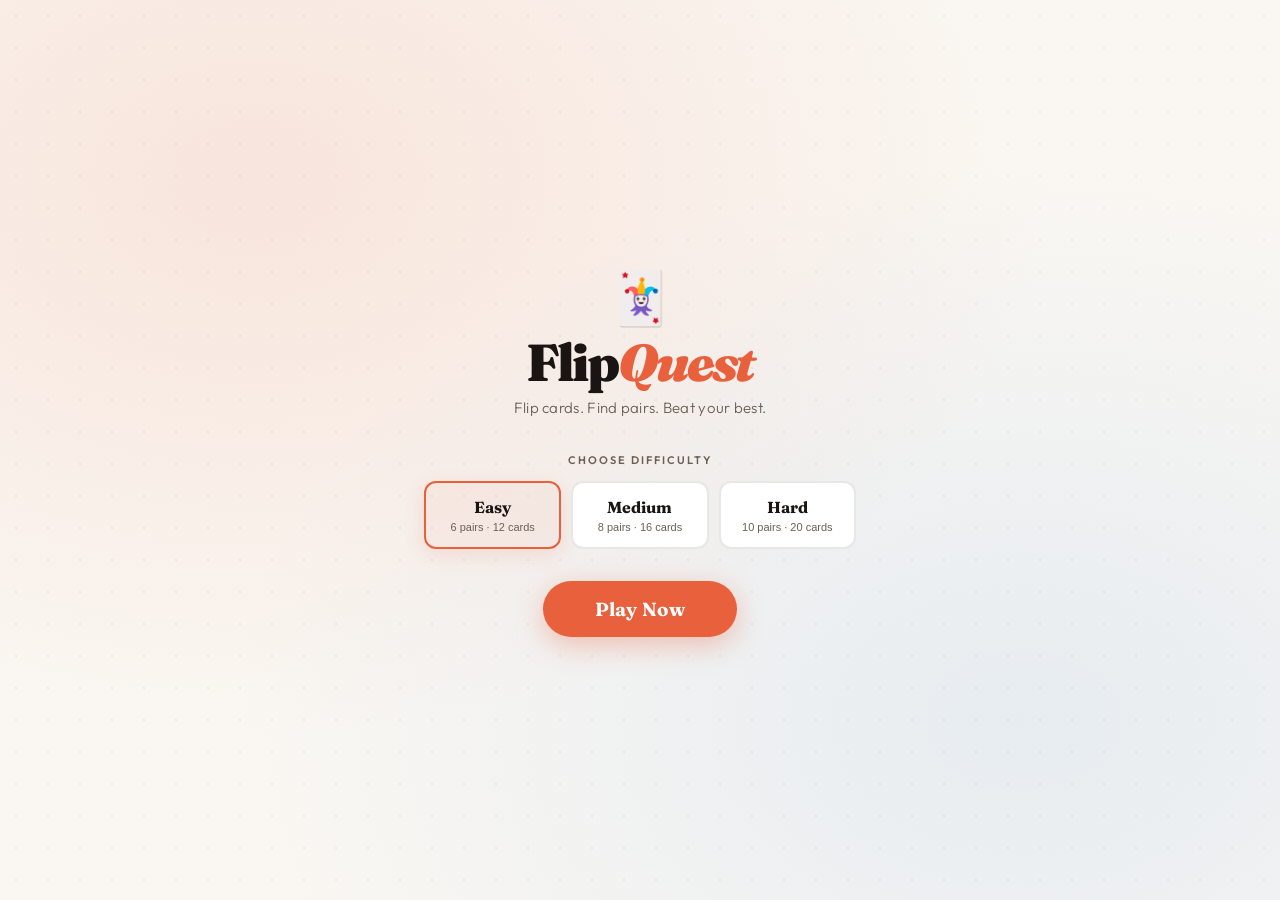
<file: index.html>
<!DOCTYPE html>
<html lang="en">
<head>
  <meta charset="UTF-8" />
  <meta name="viewport" content="width=device-width, initial-scale=1.0"/>
  <title>FlipQuest — Memory Game</title>
  <link rel="preconnect" href="https://fonts.googleapis.com">
  <link href="https://fonts.googleapis.com/css2?family=Fraunces:ital,wght@0,400;0,700;0,900;1,400&family=Outfit:wght@300;400;500;600&display=swap" rel="stylesheet">
  <link rel="stylesheet" href="style.css" />
</head>
<body>
  <!-- START SCREEN -->
  <div class="screen" id="start-screen">
    <div class="hero-bg"></div>
    <div class="start-content">
      <div class="brand">
        <span class="brand-icon">🃏</span>
        <h1>Flip<em>Quest</em></h1>
      </div>
      <p class="tagline">Flip cards. Find pairs. Beat your best.</p>
      <div class="difficulty-label">Choose difficulty</div>
      <div class="diff-btns">
        <button class="diff-btn active" data-pairs="6">
          <span class="diff-name">Easy</span>
          <span class="diff-sub">6 pairs · 12 cards</span>
        </button>
        <button class="diff-btn" data-pairs="8">
          <span class="diff-name">Medium</span>
          <span class="diff-sub">8 pairs · 16 cards</span>
        </button>
        <button class="diff-btn" data-pairs="10">
          <span class="diff-name">Hard</span>
          <span class="diff-sub">10 pairs · 20 cards</span>
        </button>
      </div>
      <button class="btn-play" id="play-btn">Play Now</button>
    </div>
  </div>

  <!-- GAME SCREEN -->
  <div class="screen hidden" id="game-screen">
    <div class="game-topbar">
      <button class="icon-btn" id="back-btn" title="Quit">←</button>
      <div class="stats">
        <div class="stat">
          <span class="stat-val" id="moves-val">0</span>
          <span class="stat-lbl">Moves</span>
        </div>
        <div class="stat-divider"></div>
        <div class="stat">
          <span class="stat-val" id="timer-val">00:00</span>
          <span class="stat-lbl">Time</span>
        </div>
        <div class="stat-divider"></div>
        <div class="stat">
          <span class="stat-val" id="pairs-val">0</span>
          <span class="stat-lbl">Pairs</span>
        </div>
      </div>
      <button class="icon-btn" id="restart-btn" title="Restart">↺</button>
    </div>
    <div class="board-wrap">
      <div class="board" id="board"></div>
    </div>
  </div>

  <!-- RESULT SCREEN -->
  <div class="screen hidden" id="result-screen">
    <div class="result-wrap">
      <div class="confetti-area" id="confetti-area"></div>
      <div class="result-card">
        <div class="trophy" id="trophy">🏆</div>
        <h2 id="result-title">You Won!</h2>
        <p id="result-sub">Here's how you did</p>
        <div class="result-stats">
          <div class="rs-item">
            <span class="rs-num" id="r-time">—</span>
            <span class="rs-lbl">Time</span>
          </div>
          <div class="rs-item">
            <span class="rs-num" id="r-moves">—</span>
            <span class="rs-lbl">Moves</span>
          </div>
          <div class="rs-item">
            <span class="rs-num" id="r-rating">—</span>
            <span class="rs-lbl">Rating</span>
          </div>
        </div>
        <div class="result-actions">
          <button class="btn-play" id="play-again-btn">Play Again</button>
          <button class="btn-outline" id="change-diff-btn">Change Difficulty</button>
        </div>
      </div>
    </div>
  </div>

  <script src="script.js"></script>
</body>
</html>
</file>
<file: style.css>
*, *::before, *::after { box-sizing: border-box; margin: 0; padding: 0; }

:root {
  --bg: #faf7f2;
  --bg2: #f0ebe1;
  --ink: #1a1512;
  --ink2: #6b6057;
  --card-back: #2b2018;
  --card-face: #ffffff;
  --accent: #e8603c;
  --accent2: #3c8ce8;
  --matched: #2ecc71;
  --border: rgba(26,21,18,0.1);
  --shadow: 0 4px 24px rgba(26,21,18,0.12);
  --radius: 14px;
}

body {
  font-family: 'Outfit', sans-serif;
  background: var(--bg);
  color: var(--ink);
  min-height: 100vh;
  display: flex;
  align-items: center;
  justify-content: center;
}

.screen { width: 100%; min-height: 100vh; }
.hidden { display: none !important; }

/* ── START SCREEN ── */
#start-screen {
  display: flex;
  align-items: center;
  justify-content: center;
  position: relative;
  overflow: hidden;
}

.hero-bg {
  position: absolute;
  inset: 0;
  background:
    radial-gradient(ellipse at 20% 20%, rgba(232,96,60,0.12) 0%, transparent 55%),
    radial-gradient(ellipse at 80% 80%, rgba(60,140,232,0.1) 0%, transparent 55%);
  pointer-events: none;
}

/* Decorative pattern */
.hero-bg::before {
  content: '';
  position: absolute;
  inset: 0;
  background-image: radial-gradient(circle, rgba(26,21,18,0.06) 1px, transparent 1px);
  background-size: 32px 32px;
}

.start-content {
  position: relative;
  z-index: 1;
  text-align: center;
  padding: 40px 24px;
  max-width: 480px;
  width: 100%;
  animation: fadeUp 0.5s ease;
}

@keyframes fadeUp {
  from { opacity: 0; transform: translateY(20px); }
  to   { opacity: 1; transform: translateY(0); }
}

.brand { margin-bottom: 10px; }

.brand-icon {
  display: block;
  font-size: 52px;
  margin-bottom: 6px;
  animation: wobble 3s ease-in-out infinite;
}

@keyframes wobble {
  0%,100% { transform: rotate(-4deg); }
  50%      { transform: rotate(4deg); }
}

h1 {
  font-family: 'Fraunces', serif;
  font-size: 52px;
  font-weight: 900;
  color: var(--ink);
  line-height: 1;
  letter-spacing: -2px;
}

h1 em {
  font-style: italic;
  color: var(--accent);
}

.tagline {
  color: var(--ink2);
  font-size: 15px;
  margin-bottom: 36px;
  font-weight: 300;
  letter-spacing: 0.3px;
}

.difficulty-label {
  font-size: 11px;
  font-weight: 600;
  text-transform: uppercase;
  letter-spacing: 2px;
  color: var(--ink2);
  margin-bottom: 14px;
}

.diff-btns {
  display: flex;
  gap: 10px;
  justify-content: center;
  margin-bottom: 32px;
}

.diff-btn {
  background: var(--card-face);
  border: 2px solid var(--border);
  border-radius: 12px;
  padding: 14px 18px;
  cursor: pointer;
  display: flex;
  flex-direction: column;
  align-items: center;
  gap: 4px;
  transition: border-color 0.15s, transform 0.1s, box-shadow 0.15s;
  flex: 1;
}

.diff-btn:hover {
  border-color: var(--accent);
  transform: translateY(-2px);
  box-shadow: 0 6px 20px rgba(232,96,60,0.15);
}

.diff-btn.active {
  border-color: var(--accent);
  background: rgba(232,96,60,0.05);
  box-shadow: 0 6px 20px rgba(232,96,60,0.15);
}

.diff-name {
  font-family: 'Fraunces', serif;
  font-size: 16px;
  font-weight: 700;
  color: var(--ink);
}

.diff-sub {
  font-size: 11px;
  color: var(--ink2);
  white-space: nowrap;
}

.btn-play {
  background: var(--accent);
  color: #fff;
  border: none;
  border-radius: 50px;
  padding: 16px 52px;
  font-family: 'Fraunces', serif;
  font-size: 19px;
  font-weight: 700;
  cursor: pointer;
  transition: transform 0.15s, box-shadow 0.15s;
  box-shadow: 0 8px 28px rgba(232,96,60,0.35);
  letter-spacing: 0.2px;
}

.btn-play:hover { transform: translateY(-2px); box-shadow: 0 12px 32px rgba(232,96,60,0.45); }
.btn-play:active { transform: scale(0.97); }

/* ── GAME SCREEN ── */
#game-screen {
  display: flex;
  flex-direction: column;
  align-items: center;
}

.game-topbar {
  width: 100%;
  max-width: 720px;
  padding: 20px 24px 0;
  display: flex;
  align-items: center;
  justify-content: space-between;
}

.stats {
  display: flex;
  align-items: center;
  gap: 0;
  background: var(--card-face);
  border: 1px solid var(--border);
  border-radius: 50px;
  padding: 10px 24px;
  box-shadow: var(--shadow);
}

.stat {
  display: flex;
  flex-direction: column;
  align-items: center;
  padding: 0 16px;
}

.stat-val {
  font-family: 'Fraunces', serif;
  font-size: 20px;
  font-weight: 700;
  color: var(--ink);
  line-height: 1;
}

.stat-lbl {
  font-size: 10px;
  color: var(--ink2);
  text-transform: uppercase;
  letter-spacing: 1px;
  margin-top: 2px;
}

.stat-divider {
  width: 1px;
  height: 32px;
  background: var(--border);
}

.icon-btn {
  background: var(--card-face);
  border: 1px solid var(--border);
  border-radius: 50%;
  width: 42px; height: 42px;
  font-size: 18px;
  cursor: pointer;
  transition: background 0.15s, transform 0.1s;
  display: flex; align-items: center; justify-content: center;
  box-shadow: var(--shadow);
  color: var(--ink);
}

.icon-btn:hover { background: var(--bg2); transform: scale(1.08); }

.board-wrap {
  flex: 1;
  display: flex;
  align-items: center;
  justify-content: center;
  padding: 24px;
  width: 100%;
}

.board {
  display: grid;
  gap: 12px;
  width: 100%;
  max-width: 680px;
}

/* grid columns set by JS */

/* ── CARD ── */
.card {
  aspect-ratio: 2/3;
  cursor: pointer;
  perspective: 800px;
  animation: cardIn 0.4s ease both;
}

@keyframes cardIn {
  from { opacity: 0; transform: scale(0.7) rotate(-5deg); }
  to   { opacity: 1; transform: scale(1) rotate(0deg); }
}

.card-inner {
  width: 100%; height: 100%;
  position: relative;
  transform-style: preserve-3d;
  transition: transform 0.45s cubic-bezier(0.4, 0, 0.2, 1);
  border-radius: var(--radius);
}

.card.flipped .card-inner { transform: rotateY(180deg); }
.card.matched .card-inner { transform: rotateY(180deg); }

.card-front, .card-back {
  position: absolute;
  inset: 0;
  border-radius: var(--radius);
  backface-visibility: hidden;
  display: flex;
  align-items: center;
  justify-content: center;
}

/* Card Back — the hidden face */
.card-back {
  background: var(--card-back);
  border: 2px solid rgba(255,255,255,0.06);
  box-shadow: 0 4px 16px rgba(0,0,0,0.2);
  overflow: hidden;
}

.card-back::before {
  content: '';
  position: absolute;
  inset: 6px;
  border-radius: 9px;
  border: 1px solid rgba(255,255,255,0.08);
  background-image: repeating-linear-gradient(
    45deg,
    rgba(255,255,255,0.03) 0px,
    rgba(255,255,255,0.03) 2px,
    transparent 2px,
    transparent 12px
  );
}

.card-back::after {
  content: '🃏';
  font-size: 22px;
  position: relative;
  z-index: 1;
  opacity: 0.6;
}

/* Card Front — the emoji face */
.card-front {
  background: var(--card-face);
  border: 2px solid var(--border);
  transform: rotateY(180deg);
  font-size: clamp(24px, 5vw, 40px);
  box-shadow: 0 4px 16px rgba(0,0,0,0.08);
  flex-direction: column;
  gap: 4px;
}

.card.matched .card-front {
  background: #f0fdf4;
  border-color: var(--matched);
  box-shadow: 0 0 0 3px rgba(46,204,113,0.2), 0 4px 16px rgba(0,0,0,0.08);
}

.card:hover:not(.flipped):not(.matched) .card-inner {
  transform: rotateY(15deg) translateY(-4px);
}

.card:hover:not(.flipped):not(.matched) .card-back {
  box-shadow: 0 12px 28px rgba(0,0,0,0.25);
}

/* ── RESULT SCREEN ── */
#result-screen {
  display: flex;
  align-items: center;
  justify-content: center;
  position: relative;
  overflow: hidden;
  background: var(--bg);
}

.result-wrap {
  position: relative;
  z-index: 1;
  width: 100%;
  max-width: 440px;
  padding: 24px;
}

.confetti-area {
  position: fixed;
  inset: 0;
  pointer-events: none;
  z-index: 0;
}

.confetti-piece {
  position: absolute;
  width: 10px; height: 10px;
  border-radius: 2px;
  animation: confettiFall linear forwards;
}

@keyframes confettiFall {
  0%   { transform: translateY(-20px) rotate(0deg); opacity: 1; }
  100% { transform: translateY(110vh) rotate(720deg); opacity: 0; }
}

.result-card {
  background: var(--card-face);
  border: 1px solid var(--border);
  border-radius: 24px;
  padding: 48px 40px;
  text-align: center;
  box-shadow: 0 30px 80px rgba(26,21,18,0.12);
  animation: fadeUp 0.5s ease;
  position: relative;
  z-index: 1;
}

.trophy {
  font-size: 64px;
  margin-bottom: 12px;
  display: block;
  animation: bounce 0.6s cubic-bezier(0.36, 0.07, 0.19, 0.97) both;
}

@keyframes bounce {
  0%,100% { transform: translateY(0); }
  40%  { transform: translateY(-20px); }
  60%  { transform: translateY(-10px); }
}

.result-card h2 {
  font-family: 'Fraunces', serif;
  font-size: 36px;
  font-weight: 900;
  margin-bottom: 6px;
}

#result-sub {
  color: var(--ink2);
  font-size: 14px;
  margin-bottom: 32px;
}

.result-stats {
  display: flex;
  justify-content: center;
  gap: 0;
  background: var(--bg);
  border-radius: 16px;
  padding: 20px 10px;
  margin-bottom: 32px;
}

.rs-item {
  flex: 1;
  display: flex;
  flex-direction: column;
  align-items: center;
  gap: 4px;
  border-right: 1px solid var(--border);
}

.rs-item:last-child { border-right: none; }

.rs-num {
  font-family: 'Fraunces', serif;
  font-size: 26px;
  font-weight: 700;
  color: var(--accent);
}

.rs-lbl {
  font-size: 11px;
  color: var(--ink2);
  text-transform: uppercase;
  letter-spacing: 1px;
}

.result-actions {
  display: flex;
  flex-direction: column;
  gap: 12px;
}

.btn-outline {
  background: transparent;
  border: 2px solid var(--border);
  border-radius: 50px;
  padding: 13px 32px;
  font-family: 'Fraunces', serif;
  font-size: 16px;
  font-weight: 700;
  cursor: pointer;
  color: var(--ink);
  transition: border-color 0.15s, background 0.15s;
}

.btn-outline:hover { border-color: var(--ink); background: var(--bg2); }

/* ── RESPONSIVE ── */
@media (max-width: 500px) {
  .diff-btns { gap: 6px; }
  .diff-btn { padding: 12px 10px; }
  h1 { font-size: 40px; }
  .stats { padding: 8px 12px; }
  .stat { padding: 0 10px; }
  .result-card { padding: 36px 22px; }
}
</file>
